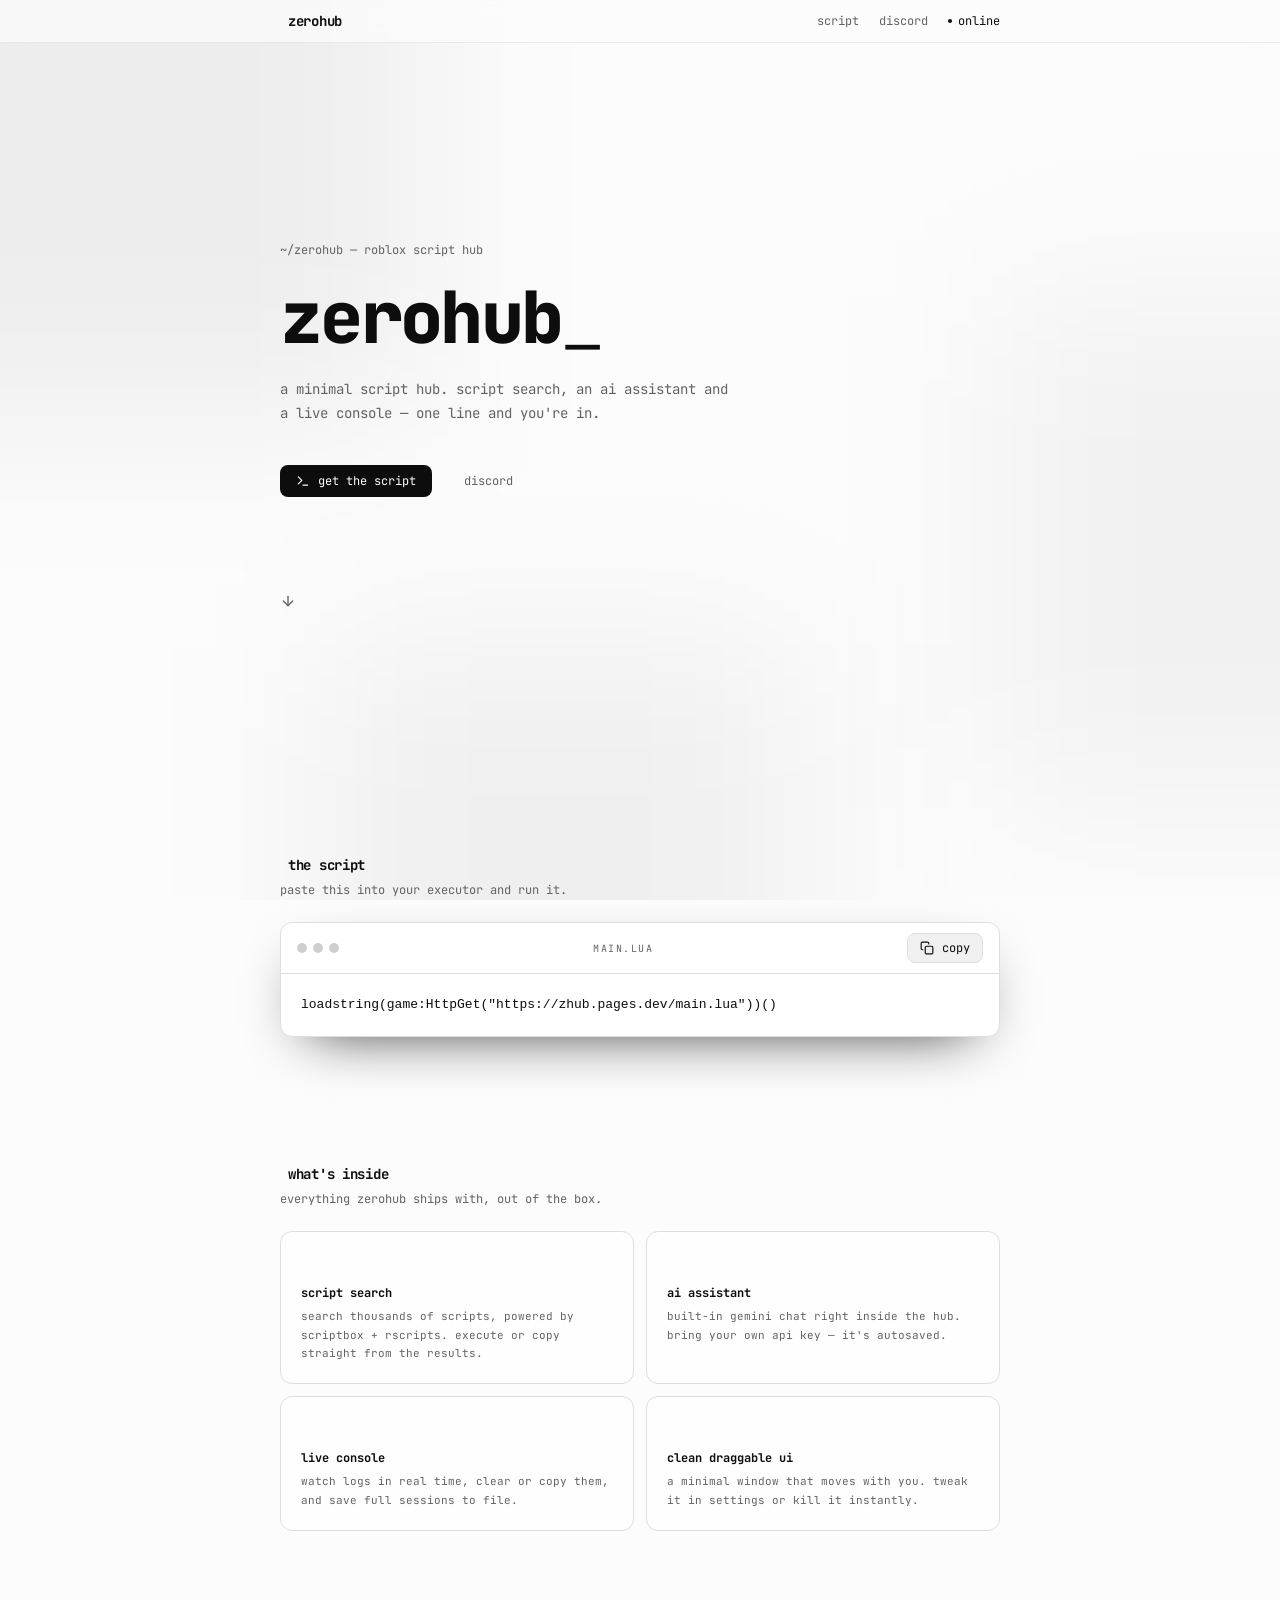
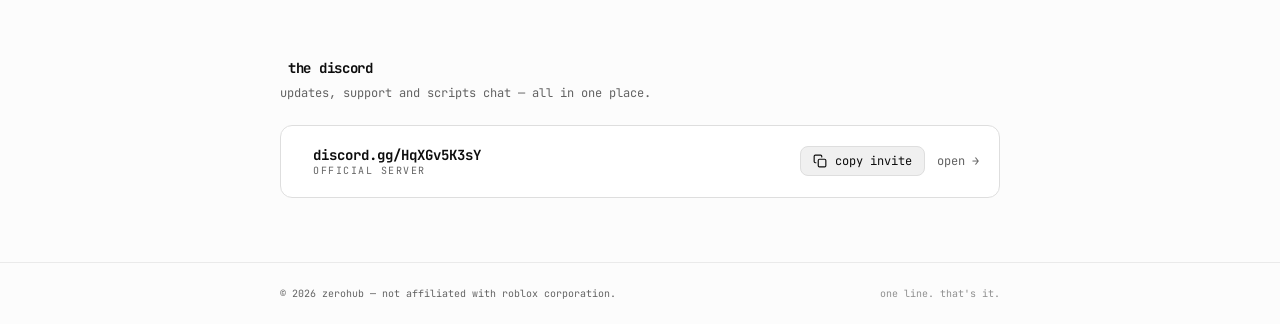
<file: index.html>
<!DOCTYPE html>
<html lang="en">
  <head>
    <meta charset="utf-8" />
    <meta name="viewport" content="width=device-width, initial-scale=1" />
    <title>zerohub — minimal roblox script hub</title>
    <meta
      name="description"
      content="zerohub is a minimal roblox script hub with script search, a built-in ai assistant and a live console. one line to load."
    />
    <meta name="color-scheme" content="light dark" />
    <meta property="og:title" content="zerohub — minimal roblox script hub" />
    <meta
      property="og:description"
      content="script search, ai assistant, live console. one line to load. keyless and minimal."
    />
    <meta property="og:type" content="website" />

    <link rel="preconnect" href="https://fonts.googleapis.com" />
    <link rel="preconnect" href="https://fonts.gstatic.com" crossorigin />
    <link
      rel="stylesheet"
      href="https://fonts.googleapis.com/css2?family=JetBrains+Mono:ital,wght@0,100..800;1,100..800&display=swap"
    />
    <link
      rel="stylesheet"
      href="https://www.nerdfonts.com/assets/css/webfont.css"
    />
    <link rel="stylesheet" href="css/style.css" />
  </head>
  <body>
    <!-- liquid background -->
    <div class="liquid" aria-hidden="true">
      <div class="liquid-blob liquid-blob--1"></div>
      <div class="liquid-blob liquid-blob--slow liquid-blob--2"></div>
      <div class="liquid-blob liquid-blob--rev liquid-blob--3"></div>
    </div>

    <!-- header -->
    <header class="site-header">
      <div class="container header-inner">
        <a href="#" class="brand">
          <span class="nf nf-md-console" aria-hidden="true"></span>
          zerohub
        </a>
        <nav class="nav">
          <a href="#script">script</a>
          <a href="#discord">discord</a>
          <span class="status">
            <span class="status-dot"></span>
            online
          </span>
        </nav>
      </div>
    </header>

    <main class="container">
      <!-- hero -->
      <section class="hero">
        <p class="hero-kicker rise">
          <span class="nf nf-oct-terminal" aria-hidden="true"></span>
          ~/zerohub — roblox script hub
        </p>
        <h1 class="hero-title rise-1">zerohub<span class="caret">_</span></h1>
        <p class="hero-sub rise-2">
          a minimal script hub. script search, an ai assistant and a live
          console — one line and you're in.
        </p>
        <div class="hero-actions rise-3">
          <a href="#script" class="btn btn-primary">
            <svg
              class="icon"
              viewBox="0 0 24 24"
              fill="none"
              stroke="currentColor"
              stroke-width="2"
              stroke-linecap="round"
              stroke-linejoin="round"
              aria-hidden="true"
            >
              <polyline points="4 17 10 11 4 5" />
              <line x1="12" y1="19" x2="20" y2="19" />
            </svg>
            get the script
          </a>
          <a href="#discord" class="link">
            <span class="nf nf-md-discord" aria-hidden="true"></span>
            discord
          </a>
        </div>
        <div class="hero-arrow">
          <svg
            class="icon bounce"
            viewBox="0 0 24 24"
            fill="none"
            stroke="currentColor"
            stroke-width="2"
            stroke-linecap="round"
            stroke-linejoin="round"
            aria-hidden="true"
          >
            <line x1="12" y1="5" x2="12" y2="19" />
            <polyline points="19 12 12 19 5 12" />
          </svg>
        </div>
      </section>

      <!-- script -->
      <section id="script" class="section reveal">
        <h2 class="section-title">
          <span class="nf nf-cod-file_code" aria-hidden="true"></span>
          the script
        </h2>
        <p class="section-sub">paste this into your executor and run it.</p>

        <div class="code-card">
          <div class="code-bar">
            <div class="code-dots" aria-hidden="true">
              <span></span><span></span><span></span>
            </div>
            <span class="code-label">main.lua</span>
            <button class="copy-btn" data-copy='loadstring(game:HttpGet("https://zhub.pages.dev/main.lua"))()'>
              <svg
                class="icon icon-sm icon-copy"
                viewBox="0 0 24 24"
                fill="none"
                stroke="currentColor"
                stroke-width="2"
                stroke-linecap="round"
                stroke-linejoin="round"
                aria-hidden="true"
              >
                <rect x="9" y="9" width="13" height="13" rx="2" />
                <path d="M5 15H4a2 2 0 0 1-2-2V4a2 2 0 0 1 2-2h9a2 2 0 0 1 2 2v1" />
              </svg>
              <svg
                class="icon icon-sm icon-check"
                viewBox="0 0 24 24"
                fill="none"
                stroke="currentColor"
                stroke-width="2.5"
                stroke-linecap="round"
                stroke-linejoin="round"
                aria-hidden="true"
              >
                <polyline points="20 6 9 17 4 12" />
              </svg>
              <span class="copy-label">copy</span>
            </button>
          </div>
          <pre><code>loadstring(game:HttpGet("https://zhub.pages.dev/main.lua"))()</code></pre>
        </div>
      </section>

      <!-- features -->
      <section id="features" class="section reveal">
        <h2 class="section-title">
          <span class="nf nf-md-star_four_points" aria-hidden="true"></span>
          what's inside
        </h2>
        <p class="section-sub">everything zerohub ships with, out of the box.</p>

        <div class="features-grid">
          <div class="feature">
            <span class="nf nf-md-magnify feature-icon" aria-hidden="true"></span>
            <p class="feature-title">script search</p>
            <p class="feature-desc">
              search thousands of scripts, powered by scriptbox + rscripts.
              execute or copy straight from the results.
            </p>
          </div>
          <div class="feature">
            <span class="nf nf-md-robot_outline feature-icon" aria-hidden="true"></span>
            <p class="feature-title">ai assistant</p>
            <p class="feature-desc">
              built-in gemini chat right inside the hub. bring your own api key
              — it's autosaved.
            </p>
          </div>
          <div class="feature">
            <span class="nf nf-md-console_line feature-icon" aria-hidden="true"></span>
            <p class="feature-title">live console</p>
            <p class="feature-desc">
              watch logs in real time, clear or copy them, and save full
              sessions to file.
            </p>
          </div>
          <div class="feature">
            <span class="nf nf-md-drag_variant feature-icon" aria-hidden="true"></span>
            <p class="feature-title">clean draggable ui</p>
            <p class="feature-desc">
              a minimal window that moves with you. tweak it in settings or kill
              it instantly.
            </p>
          </div>
        </div>
      </section>

      <!-- discord -->
      <section id="discord" class="section reveal">
        <h2 class="section-title">
          <span class="nf nf-md-discord" aria-hidden="true"></span>
          the discord
        </h2>
        <p class="section-sub">
          updates, support and scripts chat — all in one place.
        </p>

        <div class="discord-card">
          <div class="discord-info">
            <span class="nf nf-md-discord discord-icon" aria-hidden="true"></span>
            <div>
              <p class="discord-name">discord.gg/HqXGv5K3sY</p>
              <p class="discord-label">official server</p>
            </div>
          </div>
          <div class="discord-actions">
            <button class="copy-btn" data-copy="https://discord.gg/HqXGv5K3sY">
              <svg
                class="icon icon-sm icon-copy"
                viewBox="0 0 24 24"
                fill="none"
                stroke="currentColor"
                stroke-width="2"
                stroke-linecap="round"
                stroke-linejoin="round"
                aria-hidden="true"
              >
                <rect x="9" y="9" width="13" height="13" rx="2" />
                <path d="M5 15H4a2 2 0 0 1-2-2V4a2 2 0 0 1 2-2h9a2 2 0 0 1 2 2v1" />
              </svg>
              <svg
                class="icon icon-sm icon-check"
                viewBox="0 0 24 24"
                fill="none"
                stroke="currentColor"
                stroke-width="2.5"
                stroke-linecap="round"
                stroke-linejoin="round"
                aria-hidden="true"
              >
                <polyline points="20 6 9 17 4 12" />
              </svg>
              <span class="copy-label">copy invite</span>
            </button>
            <a
              class="link"
              href="https://discord.gg/HqXGv5K3sY"
              target="_blank"
              rel="noreferrer"
              >open →</a
            >
          </div>
        </div>
      </section>
    </main>

    <!-- footer -->
    <footer class="site-footer">
      <div class="container footer-inner">
        <p>© 2026 zerohub — not affiliated with roblox corporation.</p>
        <p class="footer-dim">one line. that's it.</p>
      </div>
    </footer>

    <script src="js/main.js"></script>
  </body>
</html>
</file>
<file: css/style.css>
/*
 * zerohub — pure monochrome design system.
 * Theme is driven by the OS: light tokens on :root, dark tokens under
 * @media (prefers-color-scheme: dark). No JS toggle required.
 */

:root {
  --radius: 0.75rem;
  color-scheme: light;
  --background: oklch(0.99 0 0);
  --foreground: oklch(0.16 0 0);
  --card: oklch(1 0 0);
  --primary: oklch(0.16 0 0);
  --primary-foreground: oklch(0.99 0 0);
  --secondary: oklch(0.955 0 0);
  --secondary-foreground: oklch(0.16 0 0);
  --muted-foreground: oklch(0.5 0 0);
  --accent: oklch(0.94 0 0);
  --border: oklch(0.9 0 0);
}

@media (prefers-color-scheme: dark) {
  :root {
    color-scheme: dark;
    --background: oklch(0.13 0 0);
    --foreground: oklch(0.96 0 0);
    --card: oklch(0.17 0 0);
    --primary: oklch(0.96 0 0);
    --primary-foreground: oklch(0.13 0 0);
    --secondary: oklch(0.22 0 0);
    --secondary-foreground: oklch(0.96 0 0);
    --muted-foreground: oklch(0.65 0 0);
    --accent: oklch(0.24 0 0);
    --border: oklch(0.27 0 0);
  }
}

* {
  margin: 0;
  padding: 0;
  box-sizing: border-box;
  border-color: var(--border);
}

html {
  scroll-behavior: smooth;
  /* hidden scrollbar, scrolling still works */
  scrollbar-width: none;
  -ms-overflow-style: none;
}

::-webkit-scrollbar {
  display: none;
}

body {
  background-color: var(--background);
  color: var(--foreground);
  font-family: "JetBrains Mono", "JetBrainsMono Nerd Font", "Symbols Nerd Font",
    ui-monospace, SFMono-Regular, Menlo, monospace;
  -webkit-font-smoothing: antialiased;
  min-height: 100vh;
  display: flex;
  flex-direction: column;
}

::selection {
  background: var(--foreground);
  color: var(--background);
}

.container {
  width: 100%;
  max-width: 48rem;
  margin-inline: auto;
  padding-inline: 1.5rem;
}

main.container {
  flex: 1;
  display: flex;
  flex-direction: column;
}

.icon {
  width: 1rem;
  height: 1rem;
}

.icon-sm {
  width: 0.875rem;
  height: 0.875rem;
}

/* ------- liquid background ------- */

.liquid {
  position: fixed;
  inset: 0;
  z-index: -10;
  overflow: hidden;
  pointer-events: none;
}

.liquid-blob {
  position: absolute;
  filter: blur(90px);
  will-change: transform, border-radius;
  animation: liquid-morph 16s ease-in-out infinite;
}

.liquid-blob--1 {
  top: -12rem;
  left: -12rem;
  width: 38rem;
  height: 38rem;
  background: color-mix(in srgb, var(--foreground) 6%, transparent);
}

.liquid-blob--2 {
  top: 33%;
  right: -14rem;
  width: 32rem;
  height: 32rem;
  background: color-mix(in srgb, var(--foreground) 4.5%, transparent);
}

.liquid-blob--3 {
  bottom: -14rem;
  left: 25%;
  width: 30rem;
  height: 30rem;
  background: color-mix(in srgb, var(--foreground) 5%, transparent);
}

.liquid-blob--slow {
  animation-duration: 24s;
  animation-delay: -8s;
}

.liquid-blob--rev {
  animation-duration: 19s;
  animation-direction: reverse;
  animation-delay: -4s;
}

@keyframes liquid-morph {
  0%,
  100% {
    border-radius: 58% 42% 60% 40% / 45% 55% 45% 55%;
    transform: translate3d(0, 0, 0) rotate(0deg) scale(1);
  }
  33% {
    border-radius: 40% 60% 45% 55% / 60% 40% 60% 40%;
    transform: translate3d(4vw, 3vh, 0) rotate(45deg) scale(1.1);
  }
  66% {
    border-radius: 55% 45% 38% 62% / 42% 58% 42% 58%;
    transform: translate3d(-3vw, -2vh, 0) rotate(-30deg) scale(0.94);
  }
}

/* ------- header ------- */

.site-header {
  position: fixed;
  inset-inline: 0;
  top: 0;
  z-index: 20;
  border-bottom: 1px solid color-mix(in srgb, var(--border) 60%, transparent);
  background: color-mix(in srgb, var(--background) 70%, transparent);
  backdrop-filter: blur(12px);
  -webkit-backdrop-filter: blur(12px);
}

.header-inner {
  display: flex;
  align-items: center;
  justify-content: space-between;
  padding-block: 0.75rem;
}

.brand {
  display: flex;
  align-items: center;
  gap: 0.5rem;
  font-size: 0.875rem;
  font-weight: 700;
  letter-spacing: -0.02em;
  color: var(--foreground);
  text-decoration: none;
}

.brand .nf {
  font-size: 1rem;
}

.nav {
  display: flex;
  align-items: center;
  gap: 1.25rem;
  font-size: 0.75rem;
}

.nav a {
  color: var(--muted-foreground);
  text-decoration: none;
  transition: color 0.3s;
}

.nav a:hover {
  color: var(--foreground);
}

.status {
  display: flex;
  align-items: center;
  gap: 0.375rem;
}

.status-dot {
  width: 0.25rem;
  height: 0.25rem;
  border-radius: 999px;
  background: var(--foreground);
  animation: pulse-dot 2s ease-in-out infinite;
}

@keyframes pulse-dot {
  0%,
  100% {
    opacity: 1;
    transform: scale(1);
  }
  50% {
    opacity: 0.35;
    transform: scale(0.8);
  }
}

/* ------- hero ------- */

.hero {
  min-height: 88vh;
  display: flex;
  flex-direction: column;
  justify-content: center;
  padding-top: 4rem;
}

.hero-kicker {
  font-size: 0.75rem;
  color: var(--muted-foreground);
}

.hero-title {
  margin-top: 1.5rem;
  font-size: clamp(3rem, 10vw, 4.5rem);
  font-weight: 800;
  letter-spacing: -0.04em;
  line-height: 1;
}

.caret {
  font-weight: 300;
  animation: caret-blink 1.1s step-end infinite;
}

@keyframes caret-blink {
  0%,
  100% {
    opacity: 1;
  }
  50% {
    opacity: 0;
  }
}

.hero-sub {
  margin-top: 1.5rem;
  max-width: 28rem;
  font-size: 0.875rem;
  line-height: 1.7;
  color: var(--muted-foreground);
}

.hero-actions {
  margin-top: 2.5rem;
  display: flex;
  align-items: center;
  gap: 1.5rem;
  font-size: 0.75rem;
}

.btn {
  display: inline-flex;
  align-items: center;
  gap: 0.5rem;
  border-radius: 0.5rem;
  text-decoration: none;
  transition:
    transform 0.3s,
    background-color 0.3s;
}

.btn .icon {
  width: 0.875rem;
  height: 0.875rem;
}

.btn-primary {
  background: var(--primary);
  color: var(--primary-foreground);
  padding: 0.5rem 1rem;
}

.btn-primary:hover {
  transform: scale(1.03);
}

.btn-primary:active {
  transform: scale(0.95);
}

.link {
  display: inline-flex;
  align-items: center;
  gap: 0.5rem;
  color: var(--muted-foreground);
  text-decoration: none;
  text-underline-offset: 4px;
  transition: color 0.3s;
}

.link:hover {
  color: var(--foreground);
  text-decoration: underline;
}

.hero-arrow {
  margin-top: 6rem;
  color: var(--muted-foreground);
}

.bounce {
  animation: bounce 1s infinite;
}

@keyframes bounce {
  0%,
  100% {
    transform: translateY(-25%);
    animation-timing-function: cubic-bezier(0.8, 0, 1, 1);
  }
  50% {
    transform: none;
    animation-timing-function: cubic-bezier(0, 0, 0.2, 1);
  }
}

/* ------- sections ------- */

.section {
  padding-block: 4rem;
  scroll-margin-top: 6rem;
}

.section-title {
  display: flex;
  align-items: center;
  gap: 0.5rem;
  font-size: 0.875rem;
  font-weight: 700;
  letter-spacing: -0.02em;
}

.section-sub {
  margin-top: 0.5rem;
  font-size: 0.75rem;
  color: var(--muted-foreground);
}

/* ------- code card ------- */

.code-card {
  margin-top: 1.5rem;
  overflow: hidden;
  border-radius: var(--radius);
  border: 1px solid var(--border);
  background: var(--card);
  box-shadow: 0 20px 60px -30px var(--foreground);
}

.code-bar {
  display: flex;
  align-items: center;
  justify-content: space-between;
  border-bottom: 1px solid var(--border);
  padding: 0.625rem 1rem;
}

.code-dots {
  display: flex;
  gap: 0.375rem;
}

.code-dots span {
  width: 0.625rem;
  height: 0.625rem;
  border-radius: 999px;
  background: color-mix(in srgb, var(--foreground) 20%, transparent);
}

.code-label {
  font-size: 0.625rem;
  letter-spacing: 0.15em;
  text-transform: uppercase;
  color: var(--muted-foreground);
}

.code-card pre {
  overflow-x: auto;
  padding: 1.25rem;
  font-size: 0.8125rem;
  line-height: 1.7;
}

.code-card .comment {
  color: var(--muted-foreground);
}

/* ------- copy button ------- */

.copy-btn {
  display: inline-flex;
  align-items: center;
  gap: 0.5rem;
  border-radius: 0.5rem;
  border: 1px solid var(--border);
  background: var(--secondary);
  color: var(--secondary-foreground);
  padding: 0.375rem 0.75rem;
  font-family: inherit;
  font-size: 0.75rem;
  cursor: pointer;
  transition:
    background-color 0.3s,
    box-shadow 0.3s,
    transform 0.15s;
}

.copy-btn:hover {
  background: var(--accent);
  box-shadow: 0 0 0 3px var(--accent);
}

.copy-btn:active {
  transform: scale(0.95);
}

.copy-btn .icon-check {
  display: none;
}

.copy-btn.copied .icon-copy {
  display: none;
}

.copy-btn.copied .icon-check {
  display: block;
}

/* ------- features ------- */

.features-grid {
  margin-top: 1.5rem;
  display: grid;
  grid-template-columns: 1fr;
  gap: 0.75rem;
}

@media (min-width: 640px) {
  .features-grid {
    grid-template-columns: 1fr 1fr;
  }
}

.feature {
  border-radius: var(--radius);
  border: 1px solid var(--border);
  background: color-mix(in srgb, var(--card) 60%, transparent);
  backdrop-filter: blur(8px);
  padding: 1.25rem;
  transition:
    transform 0.5s,
    background-color 0.5s,
    box-shadow 0.5s;
}

.feature:hover {
  transform: translateY(-0.25rem);
  background: var(--card);
  box-shadow: 0 16px 40px -24px var(--foreground);
}

.feature-icon {
  font-size: 1.25rem;
  display: inline-block;
  transition: transform 0.5s;
}

.feature:hover .feature-icon {
  transform: scale(1.1);
}

.feature-title {
  margin-top: 0.75rem;
  font-size: 0.75rem;
  font-weight: 700;
}

.feature-desc {
  margin-top: 0.375rem;
  font-size: 0.6875rem;
  line-height: 1.7;
  color: var(--muted-foreground);
}

/* ------- discord ------- */

.discord-card {
  margin-top: 1.5rem;
  display: flex;
  flex-direction: column;
  gap: 1rem;
  border-radius: var(--radius);
  border: 1px solid var(--border);
  background: var(--card);
  padding: 1.25rem;
}

@media (min-width: 640px) {
  .discord-card {
    flex-direction: row;
    align-items: center;
    justify-content: space-between;
  }
}

.discord-info {
  display: flex;
  align-items: center;
  gap: 0.75rem;
}

.discord-icon {
  font-size: 1.5rem;
}

.discord-name {
  font-size: 0.875rem;
  font-weight: 700;
}

.discord-label {
  font-size: 0.625rem;
  letter-spacing: 0.15em;
  text-transform: uppercase;
  color: var(--muted-foreground);
}

.discord-actions {
  display: flex;
  align-items: center;
  gap: 0.75rem;
  font-size: 0.75rem;
}

/* ------- footer ------- */

.site-footer {
  border-top: 1px solid color-mix(in srgb, var(--border) 60%, transparent);
}

.footer-inner {
  display: flex;
  align-items: center;
  justify-content: space-between;
  gap: 1rem;
  padding-block: 1.5rem;
  font-size: 0.625rem;
  color: var(--muted-foreground);
}

.footer-dim {
  opacity: 0.7;
}

/* ------- entrance animations ------- */

@keyframes rise-in {
  from {
    opacity: 0;
    transform: translateY(14px);
  }
  to {
    opacity: 1;
    transform: translateY(0);
  }
}

.rise {
  animation: rise-in 0.7s cubic-bezier(0.22, 1, 0.36, 1) both;
}

.rise-1 {
  animation: rise-in 0.7s cubic-bezier(0.22, 1, 0.36, 1) 0.08s both;
}

.rise-2 {
  animation: rise-in 0.7s cubic-bezier(0.22, 1, 0.36, 1) 0.16s both;
}

.rise-3 {
  animation: rise-in 0.7s cubic-bezier(0.22, 1, 0.36, 1) 0.24s both;
}

/* ------- scroll reveal ------- */

.reveal {
  opacity: 0;
  transform: translateY(20px);
  transition:
    opacity 0.8s cubic-bezier(0.22, 1, 0.36, 1),
    transform 0.8s cubic-bezier(0.22, 1, 0.36, 1);
}

.reveal.is-visible {
  opacity: 1;
  transform: none;
}

@media (prefers-reduced-motion: reduce) {
  .liquid-blob,
  .caret,
  .status-dot,
  .rise,
  .rise-1,
  .rise-2,
  .rise-3,
  .bounce {
    animation: none;
  }

  .reveal {
    opacity: 1;
    transform: none;
    transition: none;
  }
}
</file>
